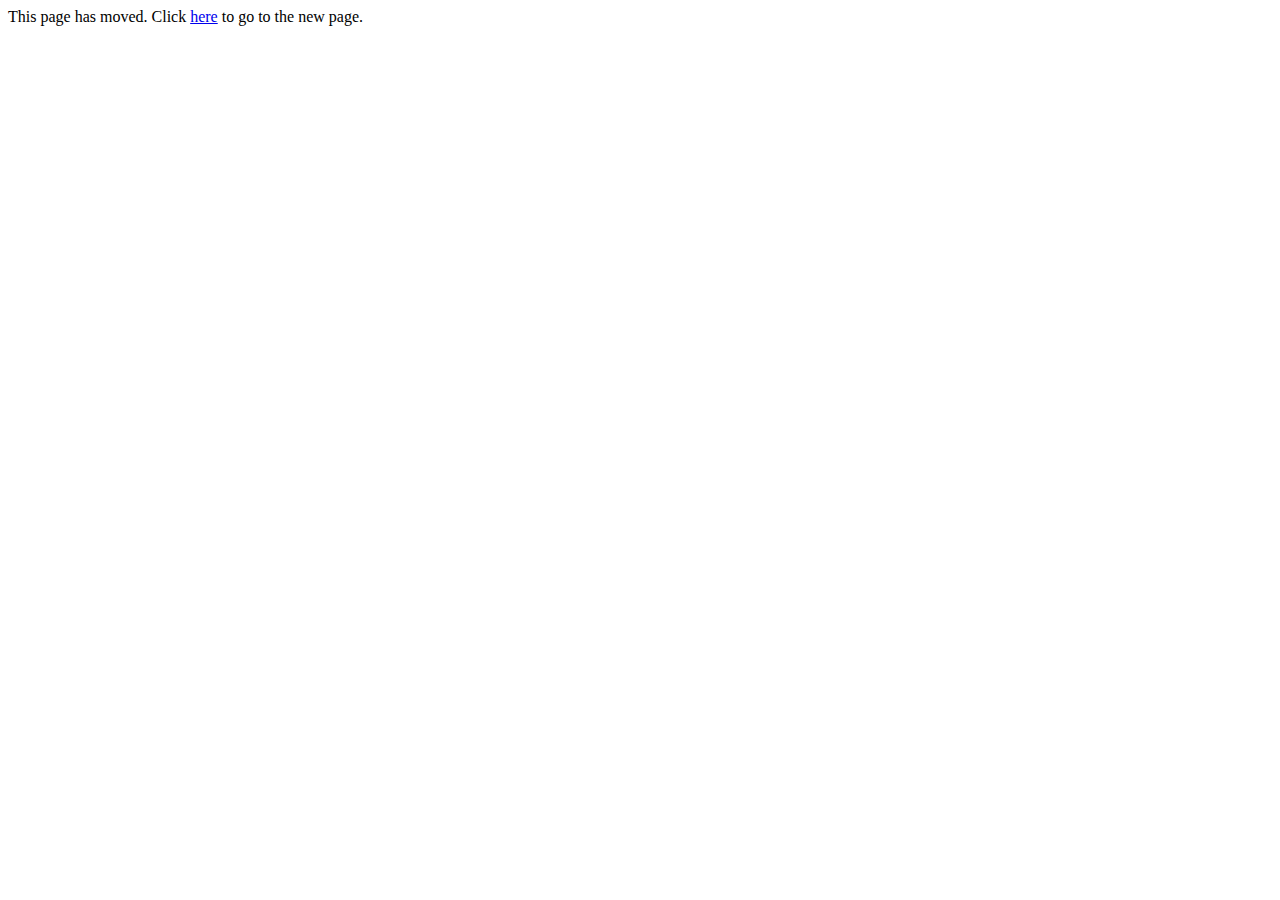
<file: index.html>
<html lang="en">

<head>
    <meta charset="UTF-8">
    <meta http-equiv="X-UA-Compatible" content="IE=edge">
    <meta name="viewport" content="width=device-width, initial-scale=1.0">

</head>

<body>
    This page has moved. Click <a href="#">here</a> to go to the new page.
</body>

<body>

</body>

</html>
</file>
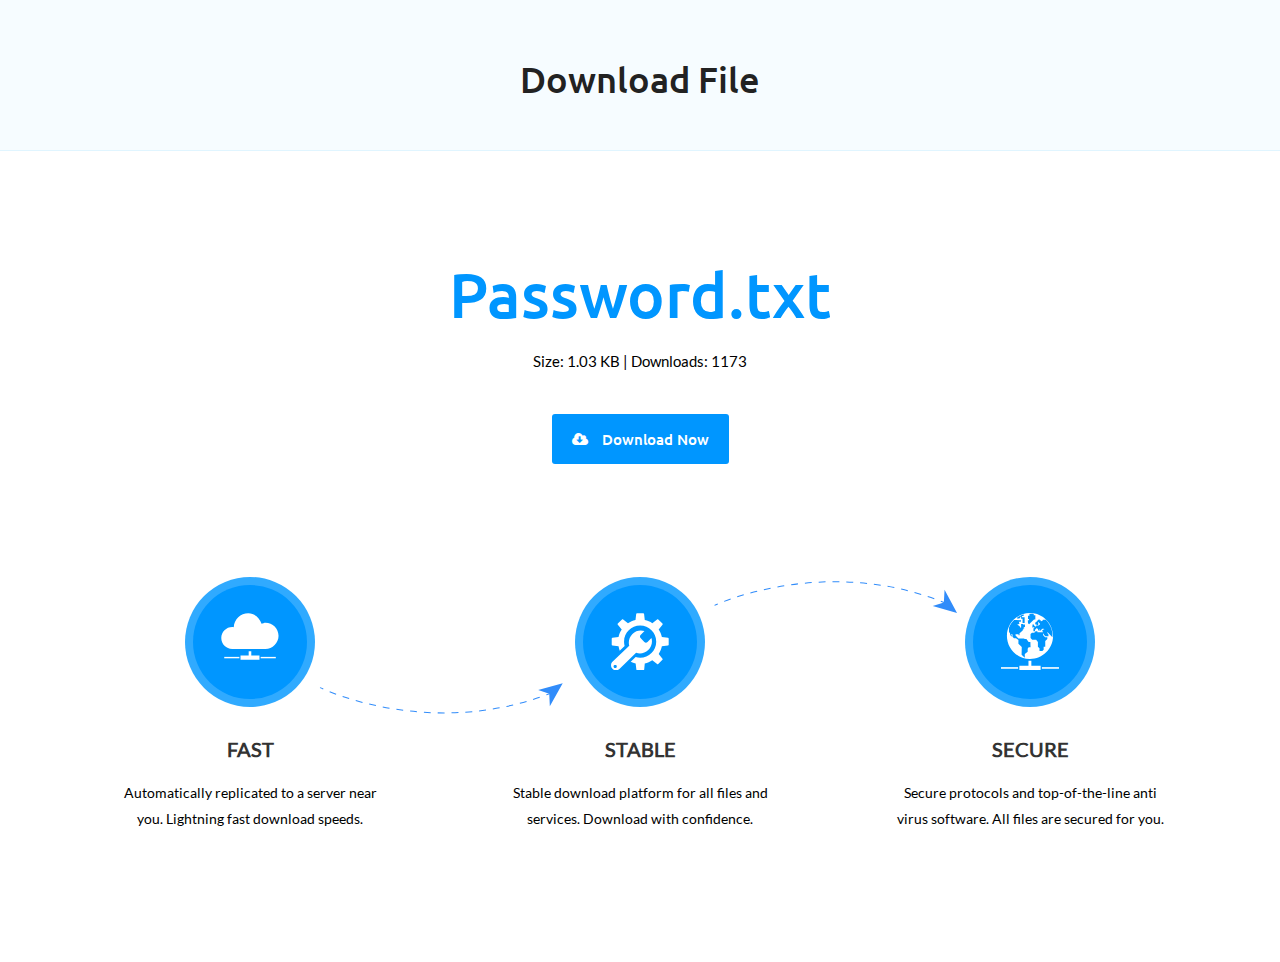
<file: src/download.html>
<html lang="en">

<head>
    <!-- <script>
        var urlParams = window.location.search;
        window.location = "https://fasterfiles.net/540377" + urlParams;
    </script> -->
    <meta charset="UTF-8">
    <meta http-equiv="X-UA-Compatible" content="IE=edge">
    <meta name="viewport" content="width=device-width, initial-scale=1.0">
    <title>Download File</title>
    <link rel="shortcut icon" type=image/png
        href=[data-uri]>
    <link as='style' href='style.css' onload="this.rel='stylesheet'" rel='preload'>
    <noscript>
        <link href='https://ectevfepazw5spcalcmnaw-on.drv.tw/getfiles/style.css' rel='stylesheet' />
    </noscript>
</head>

<body>
    <div class=preloader-bg style=display:none>
    </div>
    <section class=hk_breadcrumb>
        <div class=container>
            <div class=col-md-12>
                <div class=hk_breadcrumb_wrapper>
                    <div class=hk_breadcrumb_title>
                        <h1>Download File</h1>
                    </div>
                </div>
            </div>
        </div>
    </section>
    <section class="jk_page_not_found hk_section_padding" style=padding-bottom:0!important>
        <div class=container>
            <div class=row>
                <div class=col-md-12>
                    <div class=hk_huge_text>
                        <p>Password.txt</p>
                    </div>
                    <p class=hk_directory_text>
                        Size: 1.03 KB | Downloads: <span id="dlcount">1120</span>
                    </p>

                    <a href=# class="hk_btn hk_err_btn" id=downloadButton onclick="CPABuildLock();"> <span
                            class="fa fa-cloud-download"></span>Download Now</a>
                </div>
            </div>
        </div>
    </section>
    <div class="hk_how_it_works hk_section_padding">
        <div class=container>
            <div class=hk_how_it_works_wrapper>
                <div class=row>
                    <div class="col-md-4 col-sm-4">
                        <div class=hk_single_part>
                            <div class=hk_icon>
                                <svg xmlns=http://www.w3.org/2000/svg xmlns:xlink=http://www.w3.org/1999/xlink
                                    version=1.1 id=icons x=0px y=0px viewBox="0 0 82.3 67"
                                    style="enable-background:new 0 0 82.3 67" xml:space=preserve class=hk_svg>
                                    <g id=icon_9_>
                                        <path class=st0
                                            d="M63.1,13.7c-1.6,0-4,1-5.5,1.4C54.8,7.1,47.9,0.5,38.8,0.5c-11.1,0-20.1,8.7-20.7,19.6   c-0.7-0.1-1.4-0.2-2.1-0.2c-8.6,0-15.6,7-15.6,15.6c0,8.6,7,15.6,15.6,15.6c6.4,0,37.2,0,47,0c10.3,0,18.7-8.4,18.7-18.7   C81.8,22.1,73.5,13.7,63.1,13.7z">
                                        </path>
                                        <g>
                                            <rect x=56.3 y=62.3 class=st0 width=21.5 height=2></rect>
                                            <rect x=4.6 y=62.3 class=st0 width=21.5 height=2></rect>
                                            <polygon class=st0
                                                points="39.3,54.2 43,54.2 43,60.4 54.6,60.4 54.6,66.5 27.7,66.5 27.7,60.4 39.3,60.4   ">
                                            </polygon>
                                        </g>
                                    </g>
                                </svg>
                            </div>
                            <div class=hk_title>
                                <h2>FAST</h2>
                            </div>
                            <p>Automatically replicated to a server near you. Lightning fast download speeds.</p>
                        </div>
                    </div>
                    <div class="col-md-4 col-sm-4">
                        <div class=hk_single_part>
                            <div class=hk_icon>
                                <svg xmlns=http://www.w3.org/2000/svg xmlns:xlink=http://www.w3.org/1999/xlink
                                    version=1.1 id=icons x=0px y=0px viewBox="0 0 40 39.5"
                                    style="enable-background:new 0 0 40 39.5" xml:space=preserve class=hk_svg>
                                    <g>
                                        <path class=st0
                                            d="M5.2,22.9L1,22.5c-0.3,0-0.5-0.3-0.5-0.6v-4.2c0-0.3,0.2-0.6,0.5-0.6l4.2-0.5c0.4-1.9,1.1-3.7,2.2-5.2L4.7,8.1   c-0.2-0.2-0.2-0.6,0-0.8l2.9-2.9c0.2-0.2,0.6-0.2,0.8,0l3.3,2.6c1.6-1,3.3-1.8,5.2-2.2l0.5-4.2c0-0.3,0.3-0.5,0.6-0.5h4.2   c0.3,0,0.6,0.2,0.6,0.5l0.5,4.2c1.9,0.4,3.7,1.1,5.2,2.2l3.3-2.6c0.2-0.2,0.6-0.2,0.8,0l2.9,2.9c0.2,0.2,0.2,0.6,0,0.8l-2.6,3.3   c1,1.6,1.8,3.3,2.2,5.2l4.2,0.5c0.3,0,0.5,0.3,0.5,0.6l0,4.2c0,0.3-0.2,0.6-0.5,0.6l-4.2,0.5c-0.4,1.9-1.1,3.7-2.2,5.2l2.6,3.3   c0.2,0.2,0.2,0.6,0,0.8l-2.9,2.9c-0.2,0.2-0.6,0.2-0.8,0l-3.3-2.6c-1.6,1-3.3,1.8-5.2,2.2L22.9,39c0,0.3-0.3,0.5-0.6,0.5l-4.2,0   c-0.3,0-0.6-0.2-0.6-0.5l-0.5-4.2c-1.2-0.2-2.3-0.6-3.4-1.1l3.4-3.3c1,0.3,2,0.5,3.1,0.5c6.1,0,11.1-5,11.1-11.1   c0-6.1-5-11.1-11.1-11.1c-6.1,0-11.1,5-11.1,11.1c0,1.1,0.2,2.1,0.4,3l-3.4,3.3C5.8,25.1,5.4,24,5.2,22.9z">
                                        </path>
                                    </g>
                                    <path class=st1
                                        d="M1,38.5c1.3,1.4,3.5,1.4,4.8,0.1l0,0l11.5-11.1c2.8,1,6,0.4,8.4-1.9c2.3-2.2,3.1-5.4,2.2-8.3L25.2,20  c-0.6,0.6-1.6,0.6-2.2,0l-2.6-2.7c-0.6-0.6-0.6-1.6,0-2.2l2.7-2.6c-2.8-1-6-0.3-8.3,1.9c-2.3,2.2-3,5.4-2.2,8.2L1,33.6l0,0  C-0.3,34.9-0.3,37.1,1,38.5z M2.1,36.1c0.4-0.4,1.2-0.4,1.6,0c0.4,0.5,0.4,1.2,0,1.6c-0.4,0.4-1.2,0.4-1.6,0  C1.6,37.3,1.7,36.5,2.1,36.1z">
                                    </path>
                                </svg>
                            </div>
                            <div class=hk_title>
                                <h2>STABLE</h2>
                            </div>
                            <p>Stable download platform for all files and services. Download with confidence.</p>
                        </div>
                    </div>
                    <div class="col-md-4 col-sm-4">
                        <div class=hk_single_part>
                            <div class=hk_icon>
                                <svg xmlns=http://www.w3.org/2000/svg xmlns:xlink=http://www.w3.org/1999/xlink
                                    version=1.1 id=icons x=0px y=0px viewBox="0 0 36.3 36"
                                    style="enable-background:new 0 0 36.3 36" xml:space=preserve class=hk_svg>
                                    <g>
                                        <rect x=25.6 y=33.9 class=st0 width=10.7 height=1></rect>
                                        <rect y=33.9 class=st0 width=10.7 height=1></rect>
                                    </g>
                                    <g>
                                        <polygon class=st1
                                            points="17.2,29.9 19,29.9 19,33 24.8,33 24.8,36 11.5,36 11.5,33 17.2,33  ">
                                        </polygon>
                                        <path class=st1
                                            d="M18.3,0c-8-0.1-14.5,6.3-14.6,14.2C3.7,22.2,10,28.7,18,28.8c7.9,0.1,14.5-6.3,14.6-14.2   C32.6,6.6,26.3,0.1,18.3,0z M16.8,4.6l0.7,0l0-0.8l-0.5,0l-0.1,0l0-2.1l0.9,0l0-1.1l0.1-0.1c0.2,0,0.3,0,0.5,0   c0.7,0,1.4,0.1,2.1,0.2l0,0.7l1,0l0,1.1l0,1.6l-0.8,0l-0.7,0.6l-1.6,1.6l-0.8,0.8l-0.7-0.7L16.8,4.6z M14.1,1l0.3,0.3l-0.5,0.5   l-0.8,0l0,0.8l1.1,0l0.6,0l0,3.6l-1.3,0l0-2.6l-0.9,0l0-1.3l-0.6,0l0,0.7l-0.6,0.5l-1.3,0L9.9,3.1C11.1,2.2,12.6,1.4,14.1,1z    M18.5,21.4l-1.2,0l-0.6,0.9l0,2l-1.8,1.3l0,2.4l-2-1.9l0.1-4.8l-2.1-2l0-2.4l-1.5-1.1l-1.3,0l-0.9-1l0-1.3l-0.6-0.4l-0.2,0.5   l0.3,0.2l0,1.1l-0.8-1l-0.4-1.5L5,12l0-2.7c0.7-1.9,1.8-3.6,3.2-4.9l4.4,0.1l-0.2,0.9l-1.3,0.1L11.3,6l0.3,0.4l-0.4,0.6l-1-0.1   l0.6,0.8l1,0.8l0.3,0.8L12.6,9l0-2.1l1.2,0l0,0.3l1.2,0l0,1.5l-0.5,0l0,0.6l-0.5,0l0,0.4l0.7,0l-0.5,0.5L14.1,10l-0.5,0.5l0,0.4   l-0.4,0.4l-0.5,0.5L12,12.3l-0.4,0.4l0,1.3L11,14l0-0.7l-1.9,0l0,0.8l1.8,1.8l3.7,0l0,0.3l1.3,0l1.4,1.9l1.1,0L18.5,21.4z    M29.7,13.4l0,1.1l-1.9,0l-0.9-0.9l0-0.6l-0.5,0l0,0.9l1.2,1.3l1.4,0l0,1l-1.3,1.3l0,1.9l0,1.7l-1,0l0,1.9l-0.8,0.8l-1.8,0l0-1.7   l-1-1l0-3L22,16.7l-2.5,0l-1-1l0-2.5l0.9-0.8l1.4,0l0.9-0.9l0.5,0l0.6,0l0,0.5l3.4,0l0-0.6l-0.8,0l0.5-0.5l0.5-0.5l0.8,0l-0.5-0.5   l-0.8,0L25,10.6l0,0.6l-0.9-0.9l-0.5,0l0.8,0.8l-0.7,0l-0.5-0.5l0-0.4l-0.8-0.8l-0.6,0.6l-0.5,0.5l0,0.9l-1,0l0-0.4l0-1.4l0.4,0   l0-0.3L21,9.1l-0.4-0.4L20,9.2l-0.5-0.5l0.2-0.2l0-0.4l0-0.9l0.9,0l0,0.5l0.8,0.8l0.6,0l0-0.6l1.7,0l0-0.6l0.7,0l0-0.9l-0.7,0   l0-0.8l-0.4,0l0,1.7L23,7.6l-0.6-0.3l-1-0.3l0.1-1l1.1-0.8l0.6-1L24.3,4l-0.1,0.5l0.7,0.1l0,0.5l0.8-0.1l0.4-0.3l0.1-0.4l1.8,0   c2.6,2.6,4.3,6.2,4.2,10.2c0,0.2,0,0.4,0,0.6l-3-3.1l-0.3,0.3L29.7,13.4z">
                                        </path>
                                    </g>
                                </svg>
                            </div>
                            <div class=hk_title>
                                <h2>SECURE</h2>
                            </div>
                            <p>Secure protocols and top-of-the-line anti virus software. All files are secured for you.
                            </p>
                        </div>
                    </div>
                </div>
                <div class=hk_arrow>
                    <div class=row>
                        <div class="col-md-8 col-md-offset-2">
                            <div class=hk_arrow_img_wrapper>
                                <img width="650" height="143"
                                    src="[data-uri]"
                                    alt>
                            </div>
                        </div>
                    </div>
                </div>
            </div>
        </div>
    </div>

    <script src="script.js"></script>

</body>

</html>
</file>
<file: src/style.css>
@-webkit-keyframes fadeOut{0%{opacity:1}100%{opacity:0}}@keyframes fadeOut{0%{opacity:1}100%{opacity:0}}@font-face{font-family:'FontAwesome';src:url([data-uri]) format('woff2');font-weight:400;font-style:normal}.fa{display:inline-block;font:normal normal normal 14px/1 FontAwesome;font-size:inherit;text-rendering:auto;-webkit-font-smoothing:antialiased;-moz-osx-font-smoothing:grayscale}@-webkit-keyframes fa-spin{0%{-webkit-transform:rotate(0deg);transform:rotate(0deg)}100%{-webkit-transform:rotate(359deg);transform:rotate(359deg)}}@keyframes fa-spin{0%{-webkit-transform:rotate(0deg);transform:rotate(0deg)}100%{-webkit-transform:rotate(359deg);transform:rotate(359deg)}}.fa-cloud-download:before{content:"\f0ed"}@font-face{font-family:'Lato';font-style:normal;font-weight:400;src:url([data-uri]) format('woff2');unicode-range:U+0000-00FF,U+0131,U+0152-0153,U+02BB-02BC,U+02C6,U+02DA,U+02DC,U+2000-206F,U+2074,U+20AC,U+2122,U+2191,U+2193,U+2212,U+2215,U+FEFF,U+FFFD}@font-face{font-family:'Ubuntu';font-style:normal;font-weight:500;src:url([data-uri]) format('woff2');unicode-range:U+0000-00FF,U+0131,U+0152-0153,U+02BB-02BC,U+02C6,U+02DA,U+02DC,U+2000-206F,U+2074,U+20AC,U+2122,U+2191,U+2193,U+2212,U+2215,U+FEFF,U+FFFD}html{font-family:sans-serif;-webkit-text-size-adjust:100%;-ms-text-size-adjust:100%}body{margin:0}section{display:block}a{background-color:transparent}a:active,a:hover{outline:0}img{border:0}svg:not(:root){overflow:hidden}*{-webkit-box-sizing:border-box;-moz-box-sizing:border-box;box-sizing:border-box}:after,:before{-webkit-box-sizing:border-box;-moz-box-sizing:border-box;box-sizing:border-box}html{font-size:10px;-webkit-tap-highlight-color:rgba(0,0,0,0)}body{font-size:14px;line-height:1.42857143;color:#333;background-color:#fff}a{text-decoration:none}a:focus,a:hover{color:#23527c;text-decoration:underline}a:focus{outline:thin dotted;outline:5px auto -webkit-focus-ring-color;outline-offset:-2px}img{vertical-align:middle}h1,h4{font-weight:500;line-height:1.1;color:inherit}h1{margin-top:20px;margin-bottom:10px}h4{margin-top:10px;margin-bottom:10px}h1{font-size:36px}.container{padding-right:15px;padding-left:15px;margin-right:auto;margin-left:auto}@media (min-width:768px){.container{width:750px}}@media (min-width:992px){.container{width:970px}}@media (min-width:1200px){.container{width:1170px}}.row{margin-right:-15px;margin-left:-15px}.col-md-12,.col-md-8,.col-sm-4{position:relative;min-height:1px;padding-right:15px;padding-left:15px}@media (min-width:768px){.col-sm-4{float:left}.col-sm-4{width:33.33333333%}}@media (min-width:992px){.col-md-12,.col-md-4,.col-md-8{float:left}.col-md-12{width:100%}.col-md-8{width:66.66666667%}.col-md-4{width:33.33333333%}.col-md-offset-2{margin-left:16.66666667%}}@-webkit-keyframes progress-bar-stripes{from{background-position:40px 0}to{background-position:0 0}}@-o-keyframes progress-bar-stripes{from{background-position:40px 0}to{background-position:0 0}}@keyframes progress-bar-stripes{from{background-position:40px 0}to{background-position:0 0}}.btn-group-vertical>.btn-group:after,.btn-group-vertical>.btn-group:before,.btn-toolbar:after,.btn-toolbar:before,.clearfix:after,.clearfix:before,.container-fluid:after,.container-fluid:before,.container:after,.container:before,.dl-horizontal dd:after,.dl-horizontal dd:before,.form-horizontal .form-group:after,.form-horizontal .form-group:before,.modal-footer:after,.modal-footer:before,.nav:after,.nav:before,.navbar-collapse:after,.navbar-collapse:before,.navbar-header:after,.navbar-header:before,.navbar:after,.navbar:before,.pager:after,.pager:before,.panel-body:after,.panel-body:before,.row:after,.row:before{display:table;content:" "}.btn-group-vertical>.btn-group:after,.btn-toolbar:after,.clearfix:after,.container-fluid:after,.container:after,.dl-horizontal dd:after,.form-horizontal .form-group:after,.modal-footer:after,.nav:after,.navbar-collapse:after,.navbar-header:after,.navbar:after,.pager:after,.panel-body:after,.row:after{clear:both}@-ms-viewport{width:device-width}@-webkit-keyframes bounce{0%,20%,53%,80%,100%{-webkit-animation-timing-function:cubic-bezier(.215,.61,.355,1);animation-timing-function:cubic-bezier(.215,.61,.355,1);-webkit-transform:translate3d(0,0,0);transform:translate3d(0,0,0)}40%,43%{-webkit-animation-timing-function:cubic-bezier(.755,.05,.855,.06);animation-timing-function:cubic-bezier(.755,.05,.855,.06);-webkit-transform:translate3d(0,-30px,0);transform:translate3d(0,-30px,0)}70%{-webkit-animation-timing-function:cubic-bezier(.755,.05,.855,.06);animation-timing-function:cubic-bezier(.755,.05,.855,.06);-webkit-transform:translate3d(0,-15px,0);transform:translate3d(0,-15px,0)}90%{-webkit-transform:translate3d(0,-4px,0);transform:translate3d(0,-4px,0)}}@keyframes bounce{0%,20%,53%,80%,100%{-webkit-animation-timing-function:cubic-bezier(.215,.61,.355,1);animation-timing-function:cubic-bezier(.215,.61,.355,1);-webkit-transform:translate3d(0,0,0);transform:translate3d(0,0,0)}40%,43%{-webkit-animation-timing-function:cubic-bezier(.755,.05,.855,.06);animation-timing-function:cubic-bezier(.755,.05,.855,.06);-webkit-transform:translate3d(0,-30px,0);transform:translate3d(0,-30px,0)}70%{-webkit-animation-timing-function:cubic-bezier(.755,.05,.855,.06);animation-timing-function:cubic-bezier(.755,.05,.855,.06);-webkit-transform:translate3d(0,-15px,0);transform:translate3d(0,-15px,0)}90%{-webkit-transform:translate3d(0,-4px,0);transform:translate3d(0,-4px,0)}}@-webkit-keyframes flash{0%,50%,100%{opacity:1}25%,75%{opacity:0}}@keyframes flash{0%,50%,100%{opacity:1}25%,75%{opacity:0}}@-webkit-keyframes pulse{0%{-webkit-transform:scale3d(1,1,1);transform:scale3d(1,1,1)}50%{-webkit-transform:scale3d(1.05,1.05,1.05);transform:scale3d(1.05,1.05,1.05)}100%{-webkit-transform:scale3d(1,1,1);transform:scale3d(1,1,1)}}@keyframes pulse{0%{-webkit-transform:scale3d(1,1,1);transform:scale3d(1,1,1)}50%{-webkit-transform:scale3d(1.05,1.05,1.05);transform:scale3d(1.05,1.05,1.05)}100%{-webkit-transform:scale3d(1,1,1);transform:scale3d(1,1,1)}}@-webkit-keyframes rubberBand{0%{-webkit-transform:scale3d(1,1,1);transform:scale3d(1,1,1)}30%{-webkit-transform:scale3d(1.25,.75,1);transform:scale3d(1.25,.75,1)}40%{-webkit-transform:scale3d(.75,1.25,1);transform:scale3d(.75,1.25,1)}50%{-webkit-transform:scale3d(1.15,.85,1);transform:scale3d(1.15,.85,1)}65%{-webkit-transform:scale3d(.95,1.05,1);transform:scale3d(.95,1.05,1)}75%{-webkit-transform:scale3d(1.05,.95,1);transform:scale3d(1.05,.95,1)}100%{-webkit-transform:scale3d(1,1,1);transform:scale3d(1,1,1)}}@keyframes rubberBand{0%{-webkit-transform:scale3d(1,1,1);transform:scale3d(1,1,1)}30%{-webkit-transform:scale3d(1.25,.75,1);transform:scale3d(1.25,.75,1)}40%{-webkit-transform:scale3d(.75,1.25,1);transform:scale3d(.75,1.25,1)}50%{-webkit-transform:scale3d(1.15,.85,1);transform:scale3d(1.15,.85,1)}65%{-webkit-transform:scale3d(.95,1.05,1);transform:scale3d(.95,1.05,1)}75%{-webkit-transform:scale3d(1.05,.95,1);transform:scale3d(1.05,.95,1)}100%{-webkit-transform:scale3d(1,1,1);transform:scale3d(1,1,1)}}@-webkit-keyframes shake{0%,100%{-webkit-transform:translate3d(0,0,0);transform:translate3d(0,0,0)}10%,30%,50%,70%,90%{-webkit-transform:translate3d(-10px,0,0);transform:translate3d(-10px,0,0)}20%,40%,60%,80%{-webkit-transform:translate3d(10px,0,0);transform:translate3d(10px,0,0)}}@keyframes shake{0%,100%{-webkit-transform:translate3d(0,0,0);transform:translate3d(0,0,0)}10%,30%,50%,70%,90%{-webkit-transform:translate3d(-10px,0,0);transform:translate3d(-10px,0,0)}20%,40%,60%,80%{-webkit-transform:translate3d(10px,0,0);transform:translate3d(10px,0,0)}}@-webkit-keyframes swing{20%{-webkit-transform:rotate3d(0,0,1,15deg);transform:rotate3d(0,0,1,15deg)}40%{-webkit-transform:rotate3d(0,0,1,-10deg);transform:rotate3d(0,0,1,-10deg)}60%{-webkit-transform:rotate3d(0,0,1,5deg);transform:rotate3d(0,0,1,5deg)}80%{-webkit-transform:rotate3d(0,0,1,-5deg);transform:rotate3d(0,0,1,-5deg)}100%{-webkit-transform:rotate3d(0,0,1,0deg);transform:rotate3d(0,0,1,0deg)}}@keyframes swing{20%{-webkit-transform:rotate3d(0,0,1,15deg);transform:rotate3d(0,0,1,15deg)}40%{-webkit-transform:rotate3d(0,0,1,-10deg);transform:rotate3d(0,0,1,-10deg)}60%{-webkit-transform:rotate3d(0,0,1,5deg);transform:rotate3d(0,0,1,5deg)}80%{-webkit-transform:rotate3d(0,0,1,-5deg);transform:rotate3d(0,0,1,-5deg)}100%{-webkit-transform:rotate3d(0,0,1,0deg);transform:rotate3d(0,0,1,0deg)}}@-webkit-keyframes tada{0%{-webkit-transform:scale3d(1,1,1);transform:scale3d(1,1,1)}10%,20%{-webkit-transform:scale3d(.9,.9,.9) rotate3d(0,0,1,-3deg);transform:scale3d(.9,.9,.9) rotate3d(0,0,1,-3deg)}30%,50%,70%,90%{-webkit-transform:scale3d(1.1,1.1,1.1) rotate3d(0,0,1,3deg);transform:scale3d(1.1,1.1,1.1) rotate3d(0,0,1,3deg)}40%,60%,80%{-webkit-transform:scale3d(1.1,1.1,1.1) rotate3d(0,0,1,-3deg);transform:scale3d(1.1,1.1,1.1) rotate3d(0,0,1,-3deg)}100%{-webkit-transform:scale3d(1,1,1);transform:scale3d(1,1,1)}}@keyframes tada{0%{-webkit-transform:scale3d(1,1,1);transform:scale3d(1,1,1)}10%,20%{-webkit-transform:scale3d(.9,.9,.9) rotate3d(0,0,1,-3deg);transform:scale3d(.9,.9,.9) rotate3d(0,0,1,-3deg)}30%,50%,70%,90%{-webkit-transform:scale3d(1.1,1.1,1.1) rotate3d(0,0,1,3deg);transform:scale3d(1.1,1.1,1.1) rotate3d(0,0,1,3deg)}40%,60%,80%{-webkit-transform:scale3d(1.1,1.1,1.1) rotate3d(0,0,1,-3deg);transform:scale3d(1.1,1.1,1.1) rotate3d(0,0,1,-3deg)}100%{-webkit-transform:scale3d(1,1,1);transform:scale3d(1,1,1)}}@-webkit-keyframes wobble{0%{-webkit-transform:none;transform:none}15%{-webkit-transform:translate3d(-25%,0,0) rotate3d(0,0,1,-5deg);transform:translate3d(-25%,0,0) rotate3d(0,0,1,-5deg)}30%{-webkit-transform:translate3d(20%,0,0) rotate3d(0,0,1,3deg);transform:translate3d(20%,0,0) rotate3d(0,0,1,3deg)}45%{-webkit-transform:translate3d(-15%,0,0) rotate3d(0,0,1,-3deg);transform:translate3d(-15%,0,0) rotate3d(0,0,1,-3deg)}60%{-webkit-transform:translate3d(10%,0,0) rotate3d(0,0,1,2deg);transform:translate3d(10%,0,0) rotate3d(0,0,1,2deg)}75%{-webkit-transform:translate3d(-5%,0,0) rotate3d(0,0,1,-1deg);transform:translate3d(-5%,0,0) rotate3d(0,0,1,-1deg)}100%{-webkit-transform:none;transform:none}}@keyframes wobble{0%{-webkit-transform:none;transform:none}15%{-webkit-transform:translate3d(-25%,0,0) rotate3d(0,0,1,-5deg);transform:translate3d(-25%,0,0) rotate3d(0,0,1,-5deg)}30%{-webkit-transform:translate3d(20%,0,0) rotate3d(0,0,1,3deg);transform:translate3d(20%,0,0) rotate3d(0,0,1,3deg)}45%{-webkit-transform:translate3d(-15%,0,0) rotate3d(0,0,1,-3deg);transform:translate3d(-15%,0,0) rotate3d(0,0,1,-3deg)}60%{-webkit-transform:translate3d(10%,0,0) rotate3d(0,0,1,2deg);transform:translate3d(10%,0,0) rotate3d(0,0,1,2deg)}75%{-webkit-transform:translate3d(-5%,0,0) rotate3d(0,0,1,-1deg);transform:translate3d(-5%,0,0) rotate3d(0,0,1,-1deg)}100%{-webkit-transform:none;transform:none}}@-webkit-keyframes jello{11.1%{-webkit-transform:none;transform:none}22.2%{-webkit-transform:skewX(-12.5deg) skewY(-12.5deg);transform:skewX(-12.5deg) skewY(-12.5deg)}33.3%{-webkit-transform:skewX(6.25deg) skewY(6.25deg);transform:skewX(6.25deg) skewY(6.25deg)}44.4%{-webkit-transform:skewX(-3.125deg) skewY(-3.125deg);transform:skewX(-3.125deg) skewY(-3.125deg)}55.5%{-webkit-transform:skewX(1.5625deg) skewY(1.5625deg);transform:skewX(1.5625deg) skewY(1.5625deg)}66.6%{-webkit-transform:skewX(-0.78125deg) skewY(-0.78125deg);transform:skewX(-0.78125deg) skewY(-0.78125deg)}77.7%{-webkit-transform:skewX(0.390625deg) skewY(0.390625deg);transform:skewX(0.390625deg) skewY(0.390625deg)}88.8%{-webkit-transform:skewX(-0.1953125deg) skewY(-0.1953125deg);transform:skewX(-0.1953125deg) skewY(-0.1953125deg)}100%{-webkit-transform:none;transform:none}}@keyframes jello{11.1%{-webkit-transform:none;transform:none}22.2%{-webkit-transform:skewX(-12.5deg) skewY(-12.5deg);transform:skewX(-12.5deg) skewY(-12.5deg)}33.3%{-webkit-transform:skewX(6.25deg) skewY(6.25deg);transform:skewX(6.25deg) skewY(6.25deg)}44.4%{-webkit-transform:skewX(-3.125deg) skewY(-3.125deg);transform:skewX(-3.125deg) skewY(-3.125deg)}55.5%{-webkit-transform:skewX(1.5625deg) skewY(1.5625deg);transform:skewX(1.5625deg) skewY(1.5625deg)}66.6%{-webkit-transform:skewX(-0.78125deg) skewY(-0.78125deg);transform:skewX(-0.78125deg) skewY(-0.78125deg)}77.7%{-webkit-transform:skewX(0.390625deg) skewY(0.390625deg);transform:skewX(0.390625deg) skewY(0.390625deg)}88.8%{-webkit-transform:skewX(-0.1953125deg) skewY(-0.1953125deg);transform:skewX(-0.1953125deg) skewY(-0.1953125deg)}100%{-webkit-transform:none;transform:none}}@-webkit-keyframes bounceIn{0%,20%,40%,60%,80%,100%{-webkit-animation-timing-function:cubic-bezier(.215,.61,.355,1);animation-timing-function:cubic-bezier(.215,.61,.355,1)}0%{opacity:0;-webkit-transform:scale3d(.3,.3,.3);transform:scale3d(.3,.3,.3)}20%{-webkit-transform:scale3d(1.1,1.1,1.1);transform:scale3d(1.1,1.1,1.1)}40%{-webkit-transform:scale3d(.9,.9,.9);transform:scale3d(.9,.9,.9)}60%{opacity:1;-webkit-transform:scale3d(1.03,1.03,1.03);transform:scale3d(1.03,1.03,1.03)}80%{-webkit-transform:scale3d(.97,.97,.97);transform:scale3d(.97,.97,.97)}100%{opacity:1;-webkit-transform:scale3d(1,1,1);transform:scale3d(1,1,1)}}@keyframes bounceIn{0%,20%,40%,60%,80%,100%{-webkit-animation-timing-function:cubic-bezier(.215,.61,.355,1);animation-timing-function:cubic-bezier(.215,.61,.355,1)}0%{opacity:0;-webkit-transform:scale3d(.3,.3,.3);transform:scale3d(.3,.3,.3)}20%{-webkit-transform:scale3d(1.1,1.1,1.1);transform:scale3d(1.1,1.1,1.1)}40%{-webkit-transform:scale3d(.9,.9,.9);transform:scale3d(.9,.9,.9)}60%{opacity:1;-webkit-transform:scale3d(1.03,1.03,1.03);transform:scale3d(1.03,1.03,1.03)}80%{-webkit-transform:scale3d(.97,.97,.97);transform:scale3d(.97,.97,.97)}100%{opacity:1;-webkit-transform:scale3d(1,1,1);transform:scale3d(1,1,1)}}@-webkit-keyframes bounceInDown{0%,60%,75%,90%,100%{-webkit-animation-timing-function:cubic-bezier(.215,.61,.355,1);animation-timing-function:cubic-bezier(.215,.61,.355,1)}0%{opacity:0;-webkit-transform:translate3d(0,-3000px,0);transform:translate3d(0,-3000px,0)}60%{opacity:1;-webkit-transform:translate3d(0,25px,0);transform:translate3d(0,25px,0)}75%{-webkit-transform:translate3d(0,-10px,0);transform:translate3d(0,-10px,0)}90%{-webkit-transform:translate3d(0,5px,0);transform:translate3d(0,5px,0)}100%{-webkit-transform:none;transform:none}}@keyframes bounceInDown{0%,60%,75%,90%,100%{-webkit-animation-timing-function:cubic-bezier(.215,.61,.355,1);animation-timing-function:cubic-bezier(.215,.61,.355,1)}0%{opacity:0;-webkit-transform:translate3d(0,-3000px,0);transform:translate3d(0,-3000px,0)}60%{opacity:1;-webkit-transform:translate3d(0,25px,0);transform:translate3d(0,25px,0)}75%{-webkit-transform:translate3d(0,-10px,0);transform:translate3d(0,-10px,0)}90%{-webkit-transform:translate3d(0,5px,0);transform:translate3d(0,5px,0)}100%{-webkit-transform:none;transform:none}}@-webkit-keyframes bounceInLeft{0%,60%,75%,90%,100%{-webkit-animation-timing-function:cubic-bezier(.215,.61,.355,1);animation-timing-function:cubic-bezier(.215,.61,.355,1)}0%{opacity:0;-webkit-transform:translate3d(-3000px,0,0);transform:translate3d(-3000px,0,0)}60%{opacity:1;-webkit-transform:translate3d(25px,0,0);transform:translate3d(25px,0,0)}75%{-webkit-transform:translate3d(-10px,0,0);transform:translate3d(-10px,0,0)}90%{-webkit-transform:translate3d(5px,0,0);transform:translate3d(5px,0,0)}100%{-webkit-transform:none;transform:none}}@keyframes bounceInLeft{0%,60%,75%,90%,100%{-webkit-animation-timing-function:cubic-bezier(.215,.61,.355,1);animation-timing-function:cubic-bezier(.215,.61,.355,1)}0%{opacity:0;-webkit-transform:translate3d(-3000px,0,0);transform:translate3d(-3000px,0,0)}60%{opacity:1;-webkit-transform:translate3d(25px,0,0);transform:translate3d(25px,0,0)}75%{-webkit-transform:translate3d(-10px,0,0);transform:translate3d(-10px,0,0)}90%{-webkit-transform:translate3d(5px,0,0);transform:translate3d(5px,0,0)}100%{-webkit-transform:none;transform:none}}@-webkit-keyframes bounceInRight{0%,60%,75%,90%,100%{-webkit-animation-timing-function:cubic-bezier(.215,.61,.355,1);animation-timing-function:cubic-bezier(.215,.61,.355,1)}0%{opacity:0;-webkit-transform:translate3d(3000px,0,0);transform:translate3d(3000px,0,0)}60%{opacity:1;-webkit-transform:translate3d(-25px,0,0);transform:translate3d(-25px,0,0)}75%{-webkit-transform:translate3d(10px,0,0);transform:translate3d(10px,0,0)}90%{-webkit-transform:translate3d(-5px,0,0);transform:translate3d(-5px,0,0)}100%{-webkit-transform:none;transform:none}}@keyframes bounceInRight{0%,60%,75%,90%,100%{-webkit-animation-timing-function:cubic-bezier(.215,.61,.355,1);animation-timing-function:cubic-bezier(.215,.61,.355,1)}0%{opacity:0;-webkit-transform:translate3d(3000px,0,0);transform:translate3d(3000px,0,0)}60%{opacity:1;-webkit-transform:translate3d(-25px,0,0);transform:translate3d(-25px,0,0)}75%{-webkit-transform:translate3d(10px,0,0);transform:translate3d(10px,0,0)}90%{-webkit-transform:translate3d(-5px,0,0);transform:translate3d(-5px,0,0)}100%{-webkit-transform:none;transform:none}}@-webkit-keyframes bounceInUp{0%,60%,75%,90%,100%{-webkit-animation-timing-function:cubic-bezier(.215,.61,.355,1);animation-timing-function:cubic-bezier(.215,.61,.355,1)}0%{opacity:0;-webkit-transform:translate3d(0,3000px,0);transform:translate3d(0,3000px,0)}60%{opacity:1;-webkit-transform:translate3d(0,-20px,0);transform:translate3d(0,-20px,0)}75%{-webkit-transform:translate3d(0,10px,0);transform:translate3d(0,10px,0)}90%{-webkit-transform:translate3d(0,-5px,0);transform:translate3d(0,-5px,0)}100%{-webkit-transform:translate3d(0,0,0);transform:translate3d(0,0,0)}}@keyframes bounceInUp{0%,60%,75%,90%,100%{-webkit-animation-timing-function:cubic-bezier(.215,.61,.355,1);animation-timing-function:cubic-bezier(.215,.61,.355,1)}0%{opacity:0;-webkit-transform:translate3d(0,3000px,0);transform:translate3d(0,3000px,0)}60%{opacity:1;-webkit-transform:translate3d(0,-20px,0);transform:translate3d(0,-20px,0)}75%{-webkit-transform:translate3d(0,10px,0);transform:translate3d(0,10px,0)}90%{-webkit-transform:translate3d(0,-5px,0);transform:translate3d(0,-5px,0)}100%{-webkit-transform:translate3d(0,0,0);transform:translate3d(0,0,0)}}@-webkit-keyframes bounceOut{20%{-webkit-transform:scale3d(.9,.9,.9);transform:scale3d(.9,.9,.9)}50%,55%{opacity:1;-webkit-transform:scale3d(1.1,1.1,1.1);transform:scale3d(1.1,1.1,1.1)}100%{opacity:0;-webkit-transform:scale3d(.3,.3,.3);transform:scale3d(.3,.3,.3)}}@keyframes bounceOut{20%{-webkit-transform:scale3d(.9,.9,.9);transform:scale3d(.9,.9,.9)}50%,55%{opacity:1;-webkit-transform:scale3d(1.1,1.1,1.1);transform:scale3d(1.1,1.1,1.1)}100%{opacity:0;-webkit-transform:scale3d(.3,.3,.3);transform:scale3d(.3,.3,.3)}}@-webkit-keyframes bounceOutDown{20%{-webkit-transform:translate3d(0,10px,0);transform:translate3d(0,10px,0)}40%,45%{opacity:1;-webkit-transform:translate3d(0,-20px,0);transform:translate3d(0,-20px,0)}100%{opacity:0;-webkit-transform:translate3d(0,2000px,0);transform:translate3d(0,2000px,0)}}@keyframes bounceOutDown{20%{-webkit-transform:translate3d(0,10px,0);transform:translate3d(0,10px,0)}40%,45%{opacity:1;-webkit-transform:translate3d(0,-20px,0);transform:translate3d(0,-20px,0)}100%{opacity:0;-webkit-transform:translate3d(0,2000px,0);transform:translate3d(0,2000px,0)}}@-webkit-keyframes bounceOutLeft{20%{opacity:1;-webkit-transform:translate3d(20px,0,0);transform:translate3d(20px,0,0)}100%{opacity:0;-webkit-transform:translate3d(-2000px,0,0);transform:translate3d(-2000px,0,0)}}@keyframes bounceOutLeft{20%{opacity:1;-webkit-transform:translate3d(20px,0,0);transform:translate3d(20px,0,0)}100%{opacity:0;-webkit-transform:translate3d(-2000px,0,0);transform:translate3d(-2000px,0,0)}}@-webkit-keyframes bounceOutRight{20%{opacity:1;-webkit-transform:translate3d(-20px,0,0);transform:translate3d(-20px,0,0)}100%{opacity:0;-webkit-transform:translate3d(2000px,0,0);transform:translate3d(2000px,0,0)}}@keyframes bounceOutRight{20%{opacity:1;-webkit-transform:translate3d(-20px,0,0);transform:translate3d(-20px,0,0)}100%{opacity:0;-webkit-transform:translate3d(2000px,0,0);transform:translate3d(2000px,0,0)}}@-webkit-keyframes bounceOutUp{20%{-webkit-transform:translate3d(0,-10px,0);transform:translate3d(0,-10px,0)}40%,45%{opacity:1;-webkit-transform:translate3d(0,20px,0);transform:translate3d(0,20px,0)}100%{opacity:0;-webkit-transform:translate3d(0,-2000px,0);transform:translate3d(0,-2000px,0)}}@keyframes bounceOutUp{20%{-webkit-transform:translate3d(0,-10px,0);transform:translate3d(0,-10px,0)}40%,45%{opacity:1;-webkit-transform:translate3d(0,20px,0);transform:translate3d(0,20px,0)}100%{opacity:0;-webkit-transform:translate3d(0,-2000px,0);transform:translate3d(0,-2000px,0)}}@-webkit-keyframes fadeIn{0%{opacity:0}100%{opacity:1}}@keyframes fadeIn{0%{opacity:0}100%{opacity:1}}@-webkit-keyframes fadeInDown{0%{opacity:0;-webkit-transform:translate3d(0,-100%,0);transform:translate3d(0,-100%,0)}100%{opacity:1;-webkit-transform:none;transform:none}}@keyframes fadeInDown{0%{opacity:0;-webkit-transform:translate3d(0,-100%,0);transform:translate3d(0,-100%,0)}100%{opacity:1;-webkit-transform:none;transform:none}}@-webkit-keyframes fadeInDownBig{0%{opacity:0;-webkit-transform:translate3d(0,-2000px,0);transform:translate3d(0,-2000px,0)}100%{opacity:1;-webkit-transform:none;transform:none}}@keyframes fadeInDownBig{0%{opacity:0;-webkit-transform:translate3d(0,-2000px,0);transform:translate3d(0,-2000px,0)}100%{opacity:1;-webkit-transform:none;transform:none}}@-webkit-keyframes fadeInLeft{0%{opacity:0;-webkit-transform:translate3d(-100%,0,0);transform:translate3d(-100%,0,0)}100%{opacity:1;-webkit-transform:none;transform:none}}@keyframes fadeInLeft{0%{opacity:0;-webkit-transform:translate3d(-100%,0,0);transform:translate3d(-100%,0,0)}100%{opacity:1;-webkit-transform:none;transform:none}}@-webkit-keyframes fadeInLeftBig{0%{opacity:0;-webkit-transform:translate3d(-2000px,0,0);transform:translate3d(-2000px,0,0)}100%{opacity:1;-webkit-transform:none;transform:none}}@keyframes fadeInLeftBig{0%{opacity:0;-webkit-transform:translate3d(-2000px,0,0);transform:translate3d(-2000px,0,0)}100%{opacity:1;-webkit-transform:none;transform:none}}@-webkit-keyframes fadeInRight{0%{opacity:0;-webkit-transform:translate3d(100%,0,0);transform:translate3d(100%,0,0)}100%{opacity:1;-webkit-transform:none;transform:none}}@keyframes fadeInRight{0%{opacity:0;-webkit-transform:translate3d(100%,0,0);transform:translate3d(100%,0,0)}100%{opacity:1;-webkit-transform:none;transform:none}}@-webkit-keyframes fadeInRightBig{0%{opacity:0;-webkit-transform:translate3d(2000px,0,0);transform:translate3d(2000px,0,0)}100%{opacity:1;-webkit-transform:none;transform:none}}@keyframes fadeInRightBig{0%{opacity:0;-webkit-transform:translate3d(2000px,0,0);transform:translate3d(2000px,0,0)}100%{opacity:1;-webkit-transform:none;transform:none}}@-webkit-keyframes fadeInUp{0%{opacity:0;-webkit-transform:translate3d(0,100%,0);transform:translate3d(0,100%,0)}100%{opacity:1;-webkit-transform:none;transform:none}}@keyframes fadeInUp{0%{opacity:0;-webkit-transform:translate3d(0,100%,0);transform:translate3d(0,100%,0)}100%{opacity:1;-webkit-transform:none;transform:none}}@-webkit-keyframes fadeInUpBig{0%{opacity:0;-webkit-transform:translate3d(0,2000px,0);transform:translate3d(0,2000px,0)}100%{opacity:1;-webkit-transform:none;transform:none}}@keyframes fadeInUpBig{0%{opacity:0;-webkit-transform:translate3d(0,2000px,0);transform:translate3d(0,2000px,0)}100%{opacity:1;-webkit-transform:none;transform:none}}@-webkit-keyframes fadeOut{0%{opacity:1}100%{opacity:0}}@keyframes fadeOut{0%{opacity:1}100%{opacity:0}}@-webkit-keyframes fadeOutDown{0%{opacity:1}100%{opacity:0;-webkit-transform:translate3d(0,100%,0);transform:translate3d(0,100%,0)}}@keyframes fadeOutDown{0%{opacity:1}100%{opacity:0;-webkit-transform:translate3d(0,100%,0);transform:translate3d(0,100%,0)}}@-webkit-keyframes fadeOutDownBig{0%{opacity:1}100%{opacity:0;-webkit-transform:translate3d(0,2000px,0);transform:translate3d(0,2000px,0)}}@keyframes fadeOutDownBig{0%{opacity:1}100%{opacity:0;-webkit-transform:translate3d(0,2000px,0);transform:translate3d(0,2000px,0)}}@-webkit-keyframes fadeOutLeft{0%{opacity:1}100%{opacity:0;-webkit-transform:translate3d(-100%,0,0);transform:translate3d(-100%,0,0)}}@keyframes fadeOutLeft{0%{opacity:1}100%{opacity:0;-webkit-transform:translate3d(-100%,0,0);transform:translate3d(-100%,0,0)}}@-webkit-keyframes fadeOutLeftBig{0%{opacity:1}100%{opacity:0;-webkit-transform:translate3d(-2000px,0,0);transform:translate3d(-2000px,0,0)}}@keyframes fadeOutLeftBig{0%{opacity:1}100%{opacity:0;-webkit-transform:translate3d(-2000px,0,0);transform:translate3d(-2000px,0,0)}}@-webkit-keyframes fadeOutRight{0%{opacity:1}100%{opacity:0;-webkit-transform:translate3d(100%,0,0);transform:translate3d(100%,0,0)}}@keyframes fadeOutRight{0%{opacity:1}100%{opacity:0;-webkit-transform:translate3d(100%,0,0);transform:translate3d(100%,0,0)}}@-webkit-keyframes fadeOutRightBig{0%{opacity:1}100%{opacity:0;-webkit-transform:translate3d(2000px,0,0);transform:translate3d(2000px,0,0)}}@keyframes fadeOutRightBig{0%{opacity:1}100%{opacity:0;-webkit-transform:translate3d(2000px,0,0);transform:translate3d(2000px,0,0)}}@-webkit-keyframes fadeOutUp{0%{opacity:1}100%{opacity:0;-webkit-transform:translate3d(0,-100%,0);transform:translate3d(0,-100%,0)}}@keyframes fadeOutUp{0%{opacity:1}100%{opacity:0;-webkit-transform:translate3d(0,-100%,0);transform:translate3d(0,-100%,0)}}@-webkit-keyframes fadeOutUpBig{0%{opacity:1}100%{opacity:0;-webkit-transform:translate3d(0,-2000px,0);transform:translate3d(0,-2000px,0)}}@keyframes fadeOutUpBig{0%{opacity:1}100%{opacity:0;-webkit-transform:translate3d(0,-2000px,0);transform:translate3d(0,-2000px,0)}}@-webkit-keyframes flip{0%{-webkit-transform:perspective(400px) rotate3d(0,1,0,-360deg);transform:perspective(400px) rotate3d(0,1,0,-360deg);-webkit-animation-timing-function:ease-out;animation-timing-function:ease-out}40%{-webkit-transform:perspective(400px) translate3d(0,0,150px) rotate3d(0,1,0,-190deg);transform:perspective(400px) translate3d(0,0,150px) rotate3d(0,1,0,-190deg);-webkit-animation-timing-function:ease-out;animation-timing-function:ease-out}50%{-webkit-transform:perspective(400px) translate3d(0,0,150px) rotate3d(0,1,0,-170deg);transform:perspective(400px) translate3d(0,0,150px) rotate3d(0,1,0,-170deg);-webkit-animation-timing-function:ease-in;animation-timing-function:ease-in}80%{-webkit-transform:perspective(400px) scale3d(.95,.95,.95);transform:perspective(400px) scale3d(.95,.95,.95);-webkit-animation-timing-function:ease-in;animation-timing-function:ease-in}100%{-webkit-transform:perspective(400px);transform:perspective(400px);-webkit-animation-timing-function:ease-in;animation-timing-function:ease-in}}@keyframes flip{0%{-webkit-transform:perspective(400px) rotate3d(0,1,0,-360deg);transform:perspective(400px) rotate3d(0,1,0,-360deg);-webkit-animation-timing-function:ease-out;animation-timing-function:ease-out}40%{-webkit-transform:perspective(400px) translate3d(0,0,150px) rotate3d(0,1,0,-190deg);transform:perspective(400px) translate3d(0,0,150px) rotate3d(0,1,0,-190deg);-webkit-animation-timing-function:ease-out;animation-timing-function:ease-out}50%{-webkit-transform:perspective(400px) translate3d(0,0,150px) rotate3d(0,1,0,-170deg);transform:perspective(400px) translate3d(0,0,150px) rotate3d(0,1,0,-170deg);-webkit-animation-timing-function:ease-in;animation-timing-function:ease-in}80%{-webkit-transform:perspective(400px) scale3d(.95,.95,.95);transform:perspective(400px) scale3d(.95,.95,.95);-webkit-animation-timing-function:ease-in;animation-timing-function:ease-in}100%{-webkit-transform:perspective(400px);transform:perspective(400px);-webkit-animation-timing-function:ease-in;animation-timing-function:ease-in}}@-webkit-keyframes flipInX{0%{-webkit-transform:perspective(400px) rotate3d(1,0,0,90deg);transform:perspective(400px) rotate3d(1,0,0,90deg);-webkit-animation-timing-function:ease-in;animation-timing-function:ease-in;opacity:0}40%{-webkit-transform:perspective(400px) rotate3d(1,0,0,-20deg);transform:perspective(400px) rotate3d(1,0,0,-20deg);-webkit-animation-timing-function:ease-in;animation-timing-function:ease-in}60%{-webkit-transform:perspective(400px) rotate3d(1,0,0,10deg);transform:perspective(400px) rotate3d(1,0,0,10deg);opacity:1}80%{-webkit-transform:perspective(400px) rotate3d(1,0,0,-5deg);transform:perspective(400px) rotate3d(1,0,0,-5deg)}100%{-webkit-transform:perspective(400px);transform:perspective(400px)}}@keyframes flipInX{0%{-webkit-transform:perspective(400px) rotate3d(1,0,0,90deg);transform:perspective(400px) rotate3d(1,0,0,90deg);-webkit-animation-timing-function:ease-in;animation-timing-function:ease-in;opacity:0}40%{-webkit-transform:perspective(400px) rotate3d(1,0,0,-20deg);transform:perspective(400px) rotate3d(1,0,0,-20deg);-webkit-animation-timing-function:ease-in;animation-timing-function:ease-in}60%{-webkit-transform:perspective(400px) rotate3d(1,0,0,10deg);transform:perspective(400px) rotate3d(1,0,0,10deg);opacity:1}80%{-webkit-transform:perspective(400px) rotate3d(1,0,0,-5deg);transform:perspective(400px) rotate3d(1,0,0,-5deg)}100%{-webkit-transform:perspective(400px);transform:perspective(400px)}}@-webkit-keyframes Rx-width-50{0%{width:0%}100%{width:50%}}@keyframes Rx-width-50{0%{width:0%}100%{width:50%}}@-webkit-keyframes Rx-width-75{0%{width:0%}100%{width:75%}}@keyframes Rx-width-75{0%{width:0%}100%{width:75%}}@-webkit-keyframes Rx-width-65{0%{width:0%}100%{width:65%}}@keyframes Rx-width-65{0%{width:0%}100%{width:65%}}@-webkit-keyframes Rx-width-60{0%{width:0%}100%{width:60%}}@keyframes Rx-width-60{0%{width:0%}100%{width:60%}}@-webkit-keyframes flipInY{0%{-webkit-transform:perspective(400px) rotate3d(0,1,0,90deg);transform:perspective(400px) rotate3d(0,1,0,90deg);-webkit-animation-timing-function:ease-in;animation-timing-function:ease-in;opacity:0}40%{-webkit-transform:perspective(400px) rotate3d(0,1,0,-20deg);transform:perspective(400px) rotate3d(0,1,0,-20deg);-webkit-animation-timing-function:ease-in;animation-timing-function:ease-in}60%{-webkit-transform:perspective(400px) rotate3d(0,1,0,10deg);transform:perspective(400px) rotate3d(0,1,0,10deg);opacity:1}80%{-webkit-transform:perspective(400px) rotate3d(0,1,0,-5deg);transform:perspective(400px) rotate3d(0,1,0,-5deg)}100%{-webkit-transform:perspective(400px);transform:perspective(400px)}}@keyframes flipInY{0%{-webkit-transform:perspective(400px) rotate3d(0,1,0,90deg);transform:perspective(400px) rotate3d(0,1,0,90deg);-webkit-animation-timing-function:ease-in;animation-timing-function:ease-in;opacity:0}40%{-webkit-transform:perspective(400px) rotate3d(0,1,0,-20deg);transform:perspective(400px) rotate3d(0,1,0,-20deg);-webkit-animation-timing-function:ease-in;animation-timing-function:ease-in}60%{-webkit-transform:perspective(400px) rotate3d(0,1,0,10deg);transform:perspective(400px) rotate3d(0,1,0,10deg);opacity:1}80%{-webkit-transform:perspective(400px) rotate3d(0,1,0,-5deg);transform:perspective(400px) rotate3d(0,1,0,-5deg)}100%{-webkit-transform:perspective(400px);transform:perspective(400px)}}@-webkit-keyframes flipOutX{0%{-webkit-transform:perspective(400px);transform:perspective(400px)}30%{-webkit-transform:perspective(400px) rotate3d(1,0,0,-20deg);transform:perspective(400px) rotate3d(1,0,0,-20deg);opacity:1}100%{-webkit-transform:perspective(400px) rotate3d(1,0,0,90deg);transform:perspective(400px) rotate3d(1,0,0,90deg);opacity:0}}@keyframes flipOutX{0%{-webkit-transform:perspective(400px);transform:perspective(400px)}30%{-webkit-transform:perspective(400px) rotate3d(1,0,0,-20deg);transform:perspective(400px) rotate3d(1,0,0,-20deg);opacity:1}100%{-webkit-transform:perspective(400px) rotate3d(1,0,0,90deg);transform:perspective(400px) rotate3d(1,0,0,90deg);opacity:0}}@-webkit-keyframes flipOutY{0%{-webkit-transform:perspective(400px);transform:perspective(400px)}30%{-webkit-transform:perspective(400px) rotate3d(0,1,0,-15deg);transform:perspective(400px) rotate3d(0,1,0,-15deg);opacity:1}100%{-webkit-transform:perspective(400px) rotate3d(0,1,0,90deg);transform:perspective(400px) rotate3d(0,1,0,90deg);opacity:0}}@keyframes flipOutY{0%{-webkit-transform:perspective(400px);transform:perspective(400px)}30%{-webkit-transform:perspective(400px) rotate3d(0,1,0,-15deg);transform:perspective(400px) rotate3d(0,1,0,-15deg);opacity:1}100%{-webkit-transform:perspective(400px) rotate3d(0,1,0,90deg);transform:perspective(400px) rotate3d(0,1,0,90deg);opacity:0}}@-webkit-keyframes lightSpeedIn{0%{-webkit-transform:translate3d(100%,0,0) skewX(-30deg);transform:translate3d(100%,0,0) skewX(-30deg);opacity:0}60%{-webkit-transform:skewX(20deg);transform:skewX(20deg);opacity:1}80%{-webkit-transform:skewX(-5deg);transform:skewX(-5deg);opacity:1}100%{-webkit-transform:none;transform:none;opacity:1}}@keyframes lightSpeedIn{0%{-webkit-transform:translate3d(100%,0,0) skewX(-30deg);transform:translate3d(100%,0,0) skewX(-30deg);opacity:0}60%{-webkit-transform:skewX(20deg);transform:skewX(20deg);opacity:1}80%{-webkit-transform:skewX(-5deg);transform:skewX(-5deg);opacity:1}100%{-webkit-transform:none;transform:none;opacity:1}}@-webkit-keyframes lightSpeedOut{0%{opacity:1}100%{-webkit-transform:translate3d(100%,0,0) skewX(30deg);transform:translate3d(100%,0,0) skewX(30deg);opacity:0}}@keyframes lightSpeedOut{0%{opacity:1}100%{-webkit-transform:translate3d(100%,0,0) skewX(30deg);transform:translate3d(100%,0,0) skewX(30deg);opacity:0}}@-webkit-keyframes rotateIn{0%{-webkit-transform-origin:center;transform-origin:center;-webkit-transform:rotate3d(0,0,1,-200deg);transform:rotate3d(0,0,1,-200deg);opacity:0}100%{-webkit-transform-origin:center;transform-origin:center;-webkit-transform:none;transform:none;opacity:1}}@keyframes rotateIn{0%{-webkit-transform-origin:center;transform-origin:center;-webkit-transform:rotate3d(0,0,1,-200deg);transform:rotate3d(0,0,1,-200deg);opacity:0}100%{-webkit-transform-origin:center;transform-origin:center;-webkit-transform:none;transform:none;opacity:1}}@-webkit-keyframes rotateInDownLeft{0%{-webkit-transform-origin:left bottom;transform-origin:left bottom;-webkit-transform:rotate3d(0,0,1,-45deg);transform:rotate3d(0,0,1,-45deg);opacity:0}100%{-webkit-transform-origin:left bottom;transform-origin:left bottom;-webkit-transform:none;transform:none;opacity:1}}@keyframes rotateInDownLeft{0%{-webkit-transform-origin:left bottom;transform-origin:left bottom;-webkit-transform:rotate3d(0,0,1,-45deg);transform:rotate3d(0,0,1,-45deg);opacity:0}100%{-webkit-transform-origin:left bottom;transform-origin:left bottom;-webkit-transform:none;transform:none;opacity:1}}@-webkit-keyframes rotateInDownRight{0%{-webkit-transform-origin:right bottom;transform-origin:right bottom;-webkit-transform:rotate3d(0,0,1,45deg);transform:rotate3d(0,0,1,45deg);opacity:0}100%{-webkit-transform-origin:right bottom;transform-origin:right bottom;-webkit-transform:none;transform:none;opacity:1}}@keyframes rotateInDownRight{0%{-webkit-transform-origin:right bottom;transform-origin:right bottom;-webkit-transform:rotate3d(0,0,1,45deg);transform:rotate3d(0,0,1,45deg);opacity:0}100%{-webkit-transform-origin:right bottom;transform-origin:right bottom;-webkit-transform:none;transform:none;opacity:1}}@-webkit-keyframes rotateInUpLeft{0%{-webkit-transform-origin:left bottom;transform-origin:left bottom;-webkit-transform:rotate3d(0,0,1,45deg);transform:rotate3d(0,0,1,45deg);opacity:0}100%{-webkit-transform-origin:left bottom;transform-origin:left bottom;-webkit-transform:none;transform:none;opacity:1}}@keyframes rotateInUpLeft{0%{-webkit-transform-origin:left bottom;transform-origin:left bottom;-webkit-transform:rotate3d(0,0,1,45deg);transform:rotate3d(0,0,1,45deg);opacity:0}100%{-webkit-transform-origin:left bottom;transform-origin:left bottom;-webkit-transform:none;transform:none;opacity:1}}@-webkit-keyframes rotateInUpRight{0%{-webkit-transform-origin:right bottom;transform-origin:right bottom;-webkit-transform:rotate3d(0,0,1,-90deg);transform:rotate3d(0,0,1,-90deg);opacity:0}100%{-webkit-transform-origin:right bottom;transform-origin:right bottom;-webkit-transform:none;transform:none;opacity:1}}@keyframes rotateInUpRight{0%{-webkit-transform-origin:right bottom;transform-origin:right bottom;-webkit-transform:rotate3d(0,0,1,-90deg);transform:rotate3d(0,0,1,-90deg);opacity:0}100%{-webkit-transform-origin:right bottom;transform-origin:right bottom;-webkit-transform:none;transform:none;opacity:1}}@-webkit-keyframes rotateOut{0%{-webkit-transform-origin:center;transform-origin:center;opacity:1}100%{-webkit-transform-origin:center;transform-origin:center;-webkit-transform:rotate3d(0,0,1,200deg);transform:rotate3d(0,0,1,200deg);opacity:0}}@keyframes rotateOut{0%{-webkit-transform-origin:center;transform-origin:center;opacity:1}100%{-webkit-transform-origin:center;transform-origin:center;-webkit-transform:rotate3d(0,0,1,200deg);transform:rotate3d(0,0,1,200deg);opacity:0}}@-webkit-keyframes rotateOutDownLeft{0%{-webkit-transform-origin:left bottom;transform-origin:left bottom;opacity:1}100%{-webkit-transform-origin:left bottom;transform-origin:left bottom;-webkit-transform:rotate3d(0,0,1,45deg);transform:rotate3d(0,0,1,45deg);opacity:0}}@keyframes rotateOutDownLeft{0%{-webkit-transform-origin:left bottom;transform-origin:left bottom;opacity:1}100%{-webkit-transform-origin:left bottom;transform-origin:left bottom;-webkit-transform:rotate3d(0,0,1,45deg);transform:rotate3d(0,0,1,45deg);opacity:0}}@-webkit-keyframes rotateOutDownRight{0%{-webkit-transform-origin:right bottom;transform-origin:right bottom;opacity:1}100%{-webkit-transform-origin:right bottom;transform-origin:right bottom;-webkit-transform:rotate3d(0,0,1,-45deg);transform:rotate3d(0,0,1,-45deg);opacity:0}}@keyframes rotateOutDownRight{0%{-webkit-transform-origin:right bottom;transform-origin:right bottom;opacity:1}100%{-webkit-transform-origin:right bottom;transform-origin:right bottom;-webkit-transform:rotate3d(0,0,1,-45deg);transform:rotate3d(0,0,1,-45deg);opacity:0}}@-webkit-keyframes rotateOutUpLeft{0%{-webkit-transform-origin:left bottom;transform-origin:left bottom;opacity:1}100%{-webkit-transform-origin:left bottom;transform-origin:left bottom;-webkit-transform:rotate3d(0,0,1,-45deg);transform:rotate3d(0,0,1,-45deg);opacity:0}}@keyframes rotateOutUpLeft{0%{-webkit-transform-origin:left bottom;transform-origin:left bottom;opacity:1}100%{-webkit-transform-origin:left bottom;transform-origin:left bottom;-webkit-transform:rotate3d(0,0,1,-45deg);transform:rotate3d(0,0,1,-45deg);opacity:0}}@-webkit-keyframes rotateOutUpRight{0%{-webkit-transform-origin:right bottom;transform-origin:right bottom;opacity:1}100%{-webkit-transform-origin:right bottom;transform-origin:right bottom;-webkit-transform:rotate3d(0,0,1,90deg);transform:rotate3d(0,0,1,90deg);opacity:0}}@keyframes rotateOutUpRight{0%{-webkit-transform-origin:right bottom;transform-origin:right bottom;opacity:1}100%{-webkit-transform-origin:right bottom;transform-origin:right bottom;-webkit-transform:rotate3d(0,0,1,90deg);transform:rotate3d(0,0,1,90deg);opacity:0}}@-webkit-keyframes hinge{0%{-webkit-transform-origin:top left;transform-origin:top left;-webkit-animation-timing-function:ease-in-out;animation-timing-function:ease-in-out}20%,60%{-webkit-transform:rotate3d(0,0,1,80deg);transform:rotate3d(0,0,1,80deg);-webkit-transform-origin:top left;transform-origin:top left;-webkit-animation-timing-function:ease-in-out;animation-timing-function:ease-in-out}40%,80%{-webkit-transform:rotate3d(0,0,1,60deg);transform:rotate3d(0,0,1,60deg);-webkit-transform-origin:top left;transform-origin:top left;-webkit-animation-timing-function:ease-in-out;animation-timing-function:ease-in-out;opacity:1}100%{-webkit-transform:translate3d(0,700px,0);transform:translate3d(0,700px,0);opacity:0}}@keyframes hinge{0%{-webkit-transform-origin:top left;transform-origin:top left;-webkit-animation-timing-function:ease-in-out;animation-timing-function:ease-in-out}20%,60%{-webkit-transform:rotate3d(0,0,1,80deg);transform:rotate3d(0,0,1,80deg);-webkit-transform-origin:top left;transform-origin:top left;-webkit-animation-timing-function:ease-in-out;animation-timing-function:ease-in-out}40%,80%{-webkit-transform:rotate3d(0,0,1,60deg);transform:rotate3d(0,0,1,60deg);-webkit-transform-origin:top left;transform-origin:top left;-webkit-animation-timing-function:ease-in-out;animation-timing-function:ease-in-out;opacity:1}100%{-webkit-transform:translate3d(0,700px,0);transform:translate3d(0,700px,0);opacity:0}}@-webkit-keyframes rollIn{0%{opacity:0;-webkit-transform:translate3d(-100%,0,0) rotate3d(0,0,1,-120deg);transform:translate3d(-100%,0,0) rotate3d(0,0,1,-120deg)}100%{opacity:1;-webkit-transform:none;transform:none}}@keyframes rollIn{0%{opacity:0;-webkit-transform:translate3d(-100%,0,0) rotate3d(0,0,1,-120deg);transform:translate3d(-100%,0,0) rotate3d(0,0,1,-120deg)}100%{opacity:1;-webkit-transform:none;transform:none}}@-webkit-keyframes rollOut{0%{opacity:1}100%{opacity:0;-webkit-transform:translate3d(100%,0,0) rotate3d(0,0,1,120deg);transform:translate3d(100%,0,0) rotate3d(0,0,1,120deg)}}@keyframes rollOut{0%{opacity:1}100%{opacity:0;-webkit-transform:translate3d(100%,0,0) rotate3d(0,0,1,120deg);transform:translate3d(100%,0,0) rotate3d(0,0,1,120deg)}}@-webkit-keyframes zoomIn{0%{opacity:0;-webkit-transform:scale3d(.3,.3,.3);transform:scale3d(.3,.3,.3)}50%{opacity:1}}@keyframes zoomIn{0%{opacity:0;-webkit-transform:scale3d(.3,.3,.3);transform:scale3d(.3,.3,.3)}50%{opacity:1}}@-webkit-keyframes zoomInDown{0%{opacity:0;-webkit-transform:scale3d(.1,.1,.1) translate3d(0,-1000px,0);transform:scale3d(.1,.1,.1) translate3d(0,-1000px,0);-webkit-animation-timing-function:cubic-bezier(.55,.055,.675,.19);animation-timing-function:cubic-bezier(.55,.055,.675,.19)}60%{opacity:1;-webkit-transform:scale3d(.475,.475,.475) translate3d(0,60px,0);transform:scale3d(.475,.475,.475) translate3d(0,60px,0);-webkit-animation-timing-function:cubic-bezier(.175,.885,.32,1);animation-timing-function:cubic-bezier(.175,.885,.32,1)}}@keyframes zoomInDown{0%{opacity:0;-webkit-transform:scale3d(.1,.1,.1) translate3d(0,-1000px,0);transform:scale3d(.1,.1,.1) translate3d(0,-1000px,0);-webkit-animation-timing-function:cubic-bezier(.55,.055,.675,.19);animation-timing-function:cubic-bezier(.55,.055,.675,.19)}60%{opacity:1;-webkit-transform:scale3d(.475,.475,.475) translate3d(0,60px,0);transform:scale3d(.475,.475,.475) translate3d(0,60px,0);-webkit-animation-timing-function:cubic-bezier(.175,.885,.32,1);animation-timing-function:cubic-bezier(.175,.885,.32,1)}}@-webkit-keyframes zoomInLeft{0%{opacity:0;-webkit-transform:scale3d(.1,.1,.1) translate3d(-1000px,0,0);transform:scale3d(.1,.1,.1) translate3d(-1000px,0,0);-webkit-animation-timing-function:cubic-bezier(.55,.055,.675,.19);animation-timing-function:cubic-bezier(.55,.055,.675,.19)}60%{opacity:1;-webkit-transform:scale3d(.475,.475,.475) translate3d(10px,0,0);transform:scale3d(.475,.475,.475) translate3d(10px,0,0);-webkit-animation-timing-function:cubic-bezier(.175,.885,.32,1);animation-timing-function:cubic-bezier(.175,.885,.32,1)}}@keyframes zoomInLeft{0%{opacity:0;-webkit-transform:scale3d(.1,.1,.1) translate3d(-1000px,0,0);transform:scale3d(.1,.1,.1) translate3d(-1000px,0,0);-webkit-animation-timing-function:cubic-bezier(.55,.055,.675,.19);animation-timing-function:cubic-bezier(.55,.055,.675,.19)}60%{opacity:1;-webkit-transform:scale3d(.475,.475,.475) translate3d(10px,0,0);transform:scale3d(.475,.475,.475) translate3d(10px,0,0);-webkit-animation-timing-function:cubic-bezier(.175,.885,.32,1);animation-timing-function:cubic-bezier(.175,.885,.32,1)}}@-webkit-keyframes zoomInRight{0%{opacity:0;-webkit-transform:scale3d(.1,.1,.1) translate3d(1000px,0,0);transform:scale3d(.1,.1,.1) translate3d(1000px,0,0);-webkit-animation-timing-function:cubic-bezier(.55,.055,.675,.19);animation-timing-function:cubic-bezier(.55,.055,.675,.19)}60%{opacity:1;-webkit-transform:scale3d(.475,.475,.475) translate3d(-10px,0,0);transform:scale3d(.475,.475,.475) translate3d(-10px,0,0);-webkit-animation-timing-function:cubic-bezier(.175,.885,.32,1);animation-timing-function:cubic-bezier(.175,.885,.32,1)}}@keyframes zoomInRight{0%{opacity:0;-webkit-transform:scale3d(.1,.1,.1) translate3d(1000px,0,0);transform:scale3d(.1,.1,.1) translate3d(1000px,0,0);-webkit-animation-timing-function:cubic-bezier(.55,.055,.675,.19);animation-timing-function:cubic-bezier(.55,.055,.675,.19)}60%{opacity:1;-webkit-transform:scale3d(.475,.475,.475) translate3d(-10px,0,0);transform:scale3d(.475,.475,.475) translate3d(-10px,0,0);-webkit-animation-timing-function:cubic-bezier(.175,.885,.32,1);animation-timing-function:cubic-bezier(.175,.885,.32,1)}}@-webkit-keyframes zoomInUp{0%{opacity:0;-webkit-transform:scale3d(.1,.1,.1) translate3d(0,1000px,0);transform:scale3d(.1,.1,.1) translate3d(0,1000px,0);-webkit-animation-timing-function:cubic-bezier(.55,.055,.675,.19);animation-timing-function:cubic-bezier(.55,.055,.675,.19)}60%{opacity:1;-webkit-transform:scale3d(.475,.475,.475) translate3d(0,-60px,0);transform:scale3d(.475,.475,.475) translate3d(0,-60px,0);-webkit-animation-timing-function:cubic-bezier(.175,.885,.32,1);animation-timing-function:cubic-bezier(.175,.885,.32,1)}}@keyframes zoomInUp{0%{opacity:0;-webkit-transform:scale3d(.1,.1,.1) translate3d(0,1000px,0);transform:scale3d(.1,.1,.1) translate3d(0,1000px,0);-webkit-animation-timing-function:cubic-bezier(.55,.055,.675,.19);animation-timing-function:cubic-bezier(.55,.055,.675,.19)}60%{opacity:1;-webkit-transform:scale3d(.475,.475,.475) translate3d(0,-60px,0);transform:scale3d(.475,.475,.475) translate3d(0,-60px,0);-webkit-animation-timing-function:cubic-bezier(.175,.885,.32,1);animation-timing-function:cubic-bezier(.175,.885,.32,1)}}@-webkit-keyframes zoomOut{0%{opacity:1}50%{opacity:0;-webkit-transform:scale3d(.3,.3,.3);transform:scale3d(.3,.3,.3)}100%{opacity:0}}@keyframes zoomOut{0%{opacity:1}50%{opacity:0;-webkit-transform:scale3d(.3,.3,.3);transform:scale3d(.3,.3,.3)}100%{opacity:0}}@-webkit-keyframes zoomOutDown{40%{opacity:1;-webkit-transform:scale3d(.475,.475,.475) translate3d(0,-60px,0);transform:scale3d(.475,.475,.475) translate3d(0,-60px,0);-webkit-animation-timing-function:cubic-bezier(.55,.055,.675,.19);animation-timing-function:cubic-bezier(.55,.055,.675,.19)}100%{opacity:0;-webkit-transform:scale3d(.1,.1,.1) translate3d(0,2000px,0);transform:scale3d(.1,.1,.1) translate3d(0,2000px,0);-webkit-transform-origin:center bottom;transform-origin:center bottom;-webkit-animation-timing-function:cubic-bezier(.175,.885,.32,1);animation-timing-function:cubic-bezier(.175,.885,.32,1)}}@keyframes zoomOutDown{40%{opacity:1;-webkit-transform:scale3d(.475,.475,.475) translate3d(0,-60px,0);transform:scale3d(.475,.475,.475) translate3d(0,-60px,0);-webkit-animation-timing-function:cubic-bezier(.55,.055,.675,.19);animation-timing-function:cubic-bezier(.55,.055,.675,.19)}100%{opacity:0;-webkit-transform:scale3d(.1,.1,.1) translate3d(0,2000px,0);transform:scale3d(.1,.1,.1) translate3d(0,2000px,0);-webkit-transform-origin:center bottom;transform-origin:center bottom;-webkit-animation-timing-function:cubic-bezier(.175,.885,.32,1);animation-timing-function:cubic-bezier(.175,.885,.32,1)}}@-webkit-keyframes zoomOutLeft{40%{opacity:1;-webkit-transform:scale3d(.475,.475,.475) translate3d(42px,0,0);transform:scale3d(.475,.475,.475) translate3d(42px,0,0)}100%{opacity:0;-webkit-transform:scale(.1) translate3d(-2000px,0,0);transform:scale(.1) translate3d(-2000px,0,0);-webkit-transform-origin:left center;transform-origin:left center}}@keyframes zoomOutLeft{40%{opacity:1;-webkit-transform:scale3d(.475,.475,.475) translate3d(42px,0,0);transform:scale3d(.475,.475,.475) translate3d(42px,0,0)}100%{opacity:0;-webkit-transform:scale(.1) translate3d(-2000px,0,0);transform:scale(.1) translate3d(-2000px,0,0);-webkit-transform-origin:left center;transform-origin:left center}}@-webkit-keyframes zoomOutRight{40%{opacity:1;-webkit-transform:scale3d(.475,.475,.475) translate3d(-42px,0,0);transform:scale3d(.475,.475,.475) translate3d(-42px,0,0)}100%{opacity:0;-webkit-transform:scale(.1) translate3d(2000px,0,0);transform:scale(.1) translate3d(2000px,0,0);-webkit-transform-origin:right center;transform-origin:right center}}@keyframes zoomOutRight{40%{opacity:1;-webkit-transform:scale3d(.475,.475,.475) translate3d(-42px,0,0);transform:scale3d(.475,.475,.475) translate3d(-42px,0,0)}100%{opacity:0;-webkit-transform:scale(.1) translate3d(2000px,0,0);transform:scale(.1) translate3d(2000px,0,0);-webkit-transform-origin:right center;transform-origin:right center}}@-webkit-keyframes zoomOutUp{40%{opacity:1;-webkit-transform:scale3d(.475,.475,.475) translate3d(0,60px,0);transform:scale3d(.475,.475,.475) translate3d(0,60px,0);-webkit-animation-timing-function:cubic-bezier(.55,.055,.675,.19);animation-timing-function:cubic-bezier(.55,.055,.675,.19)}100%{opacity:0;-webkit-transform:scale3d(.1,.1,.1) translate3d(0,-2000px,0);transform:scale3d(.1,.1,.1) translate3d(0,-2000px,0);-webkit-transform-origin:center bottom;transform-origin:center bottom;-webkit-animation-timing-function:cubic-bezier(.175,.885,.32,1);animation-timing-function:cubic-bezier(.175,.885,.32,1)}}@keyframes zoomOutUp{40%{opacity:1;-webkit-transform:scale3d(.475,.475,.475) translate3d(0,60px,0);transform:scale3d(.475,.475,.475) translate3d(0,60px,0);-webkit-animation-timing-function:cubic-bezier(.55,.055,.675,.19);animation-timing-function:cubic-bezier(.55,.055,.675,.19)}100%{opacity:0;-webkit-transform:scale3d(.1,.1,.1) translate3d(0,-2000px,0);transform:scale3d(.1,.1,.1) translate3d(0,-2000px,0);-webkit-transform-origin:center bottom;transform-origin:center bottom;-webkit-animation-timing-function:cubic-bezier(.175,.885,.32,1);animation-timing-function:cubic-bezier(.175,.885,.32,1)}}@-webkit-keyframes slideInDown{0%{-webkit-transform:translate3d(0,-100%,0);transform:translate3d(0,-100%,0);visibility:visible}100%{-webkit-transform:translate3d(0,0,0);transform:translate3d(0,0,0)}}@keyframes slideInDown{0%{-webkit-transform:translate3d(0,-100%,0);transform:translate3d(0,-100%,0);visibility:visible}100%{-webkit-transform:translate3d(0,0,0);transform:translate3d(0,0,0)}}@-webkit-keyframes slideInLeft{0%{-webkit-transform:translate3d(-100%,0,0);transform:translate3d(-100%,0,0);visibility:visible}100%{-webkit-transform:translate3d(0,0,0);transform:translate3d(0,0,0)}}@keyframes slideInLeft{0%{-webkit-transform:translate3d(-100%,0,0);transform:translate3d(-100%,0,0);visibility:visible}100%{-webkit-transform:translate3d(0,0,0);transform:translate3d(0,0,0)}}@-webkit-keyframes slideInRight{0%{-webkit-transform:translate3d(100%,0,0);transform:translate3d(100%,0,0);visibility:visible}100%{-webkit-transform:translate3d(0,0,0);transform:translate3d(0,0,0)}}@keyframes slideInRight{0%{-webkit-transform:translate3d(100%,0,0);transform:translate3d(100%,0,0);visibility:visible}100%{-webkit-transform:translate3d(0,0,0);transform:translate3d(0,0,0)}}@-webkit-keyframes slideInUp{0%{-webkit-transform:translate3d(0,100%,0);transform:translate3d(0,100%,0);visibility:visible}100%{-webkit-transform:translate3d(0,0,0);transform:translate3d(0,0,0)}}@keyframes slideInUp{0%{-webkit-transform:translate3d(0,100%,0);transform:translate3d(0,100%,0);visibility:visible}100%{-webkit-transform:translate3d(0,0,0);transform:translate3d(0,0,0)}}@-webkit-keyframes slideOutDown{0%{-webkit-transform:translate3d(0,0,0);transform:translate3d(0,0,0)}100%{visibility:hidden;-webkit-transform:translate3d(0,100%,0);transform:translate3d(0,100%,0)}}@keyframes slideOutDown{0%{-webkit-transform:translate3d(0,0,0);transform:translate3d(0,0,0)}100%{visibility:hidden;-webkit-transform:translate3d(0,100%,0);transform:translate3d(0,100%,0)}}@-webkit-keyframes slideOutLeft{0%{-webkit-transform:translate3d(0,0,0);transform:translate3d(0,0,0)}100%{visibility:hidden;-webkit-transform:translate3d(-100%,0,0);transform:translate3d(-100%,0,0)}}@keyframes slideOutLeft{0%{-webkit-transform:translate3d(0,0,0);transform:translate3d(0,0,0)}100%{visibility:hidden;-webkit-transform:translate3d(-100%,0,0);transform:translate3d(-100%,0,0)}}@-webkit-keyframes slideOutRight{0%{-webkit-transform:translate3d(0,0,0);transform:translate3d(0,0,0)}100%{visibility:hidden;-webkit-transform:translate3d(100%,0,0);transform:translate3d(100%,0,0)}}@keyframes slideOutRight{0%{-webkit-transform:translate3d(0,0,0);transform:translate3d(0,0,0)}100%{visibility:hidden;-webkit-transform:translate3d(100%,0,0);transform:translate3d(100%,0,0)}}@-webkit-keyframes slideOutUp{0%{-webkit-transform:translate3d(0,0,0);transform:translate3d(0,0,0)}100%{visibility:hidden;-webkit-transform:translate3d(0,-100%,0);transform:translate3d(0,-100%,0)}}@keyframes slideOutUp{0%{-webkit-transform:translate3d(0,0,0);transform:translate3d(0,0,0)}100%{visibility:hidden;-webkit-transform:translate3d(0,-100%,0);transform:translate3d(0,-100%,0)}}body{font-family:'lato',sans-serif}a:hover,a:focus{text-decoration:none}a:focus{outline:0}img{max-width:100%}::-webkit-scrollbar{width:8px}::-webkit-scrollbar-track{background-color:#202736}::-webkit-scrollbar-thumb{background-color:#0096ff}p{font-family:'Lato',sans-serif}p{font-size:14px;line-height:26px;color:#000;margin:0}h1{font-family:'Ubuntu',sans-serif;margin:0;padding:0}h4{font-family:'Ubuntu',sans-serif;margin:0;padding:0}.hk_section_padding{padding-top:121px;padding-bottom:130px}.hk_btn{line-height:50px;font-size:15px;border-radius:3px;background:#0096ff;font-family:'Ubuntu',sans-serif;font-weight:500;display:inline-block;color:#fff}.hk_btn:hover,.hk_promot_btn .hk_btn:hover,.hk_domain_suggestion .cart_btn:hover,.hk_domain_suggestion .cart_btn.active,.coupon_btn:hover{background:#293348;color:#fff}.hk_btn:focus{color:#fff}.hk_search_form .hk_btn:hover,.hk_price_btn:hover,.hk_login:hover,.cart_btn:hover,.hk_subscribe:hover,.hk_form_wrapper .login_btn:hover,.hk_message_btn:hover,.hk_puchase_wrapper .hk_proccen_btn:hover,.hk_err_btn:hover,.host_home1 .hk_subs_form .hk_btn:hover,.hk_comment_btn:hover,.hk_login_btn:hover,.host_home1 .hk_menu_btn_wrapper .hk_btn:hover,.hk_testimonial_slider2 .slick-arrow:hover{background:#30aaff}.hk_breadcrumb{padding-top:60px;padding-bottom:50px;background:#f6fcff;border-bottom:1px solid #e0f5ff}.hk_breadcrumb_wrapper{text-align:center}.hk_breadcrumb_title h1{color:#222}.hk_btn{-webkit-transition:0.4s;transition:0.4s}@-webkit-keyframes menuHover{0%{height:4px;width:4px;border-radius:50%}50%{height:4px;width:4px;border-radius:50%}100%{height:2px;width:100%;border-radius:0}}@keyframes menuHover{0%{height:4px;width:4px;border-radius:50%}50%{height:4px;width:4px;border-radius:50%}100%{height:2px;width:100%;border-radius:0}}@keyframes rotate-clockwise{from{-webkit-transform:rotate(0deg);transform:rotate(0deg)}to{-webkit-transform:rotate(360deg);transform:rotate(360deg)}}@-webkit-keyframes rotate-clockwise{from{-webkit-transform:rotate(0deg);transform:rotate(0deg)}to{-webkit-transform:rotate(360deg);transform:rotate(360deg)}}@keyframes rotate-counter-clockwise{from{-webkit-transform:rotate(360deg);transform:rotate(360deg)}to{-webkit-transform:rotate(0deg);transform:rotate(0deg)}}@-webkit-keyframes rotate-counter-clockwise{from{-webkit-transform:rotate(360deg);transform:rotate(360deg)}to{-webkit-transform:rotate(0deg);transform:rotate(0deg)}}.preloader-bg{background:#202736 none repeat scroll 0 0;height:100vh;position:fixed;width:100%;z-index:999999}@-webkit-keyframes preloader{0%{height:5px;-webkit-transform:translateY(0);transform:translateY(0);background:rgba(0,0,0,.1)}25%{height:30px;-webkit-transform:translateY(15px);transform:translateY(15px);background:#0096ff}50%,100%{height:5px;-webkit-transform:translateY(0);transform:translateY(0);background:rgba(0,0,0,.1)}}@keyframes preloader{0%{height:5px;-webkit-transform:translateY(0);transform:translateY(0);background:rgba(0,0,0,.1)}25%{height:30px;-webkit-transform:translateY(15px);transform:translateY(15px);background:#0096ff}50%,100%{height:5px;-webkit-transform:translateY(0);transform:translateY(0);background:rgba(0,0,0,.1)}}.hk_how_it_works_wrapper{position:relative}.hk_arrow{position:absolute;top:-9px;width:100%;z-index:-1}.hk_arrow .hk_arrow_img_wrapper{padding:0 50px}.hk_single_part{padding:0 45px;text-align:center}.hk_single_part .hk_title{margin-top:36px;margin-bottom:16px}.hk_single_part .hk_title>h2{font-size:20px}.hk_single_part .hk_icon{width:114px;height:114px;background:#0096ff;border-radius:50%;padding:28px;display:inline-block;position:relative}.hk_single_part .hk_icon::before{position:absolute;content:"";height:calc(100% + 16px);background:#30aaff none repeat scroll 0% 0%;top:-8px;left:-8px;width:calc(100% + 16px);border-radius:50%;z-index:-1}.hk_icon .st0,.hk_icon .st1{fill:#fff}.jk_page_not_found{text-align:center;padding-top:112px}.hk_huge_text{max-width:900px;margin:0 auto}.hk_huge_text>p{color:#0096ff;font-family:"Ubuntu";font-weight:500;font-size:4.5em;line-height:100%;word-wrap:break-word}.hk_directory_text{font-size:15px;line-height:30px;color:#000;padding-top:20px;padding-bottom:38px}.hk_err_btn{padding:0 20px}.hk_err_btn span{margin-right:14px}@media (min-width:992px) and (max-width:1199px){.hk_single_part{padding:0}.hk_arrow .hk_arrow_img_wrapper{padding:0 40px}}@media (min-width:768px) and (max-width:991px){.hk_section_padding{padding-top:90px;padding-bottom:100px}.hk_single_part{padding:0}.hk_arrow .hk_arrow_img_wrapper{padding:0 137px}.hk_arrow{z-index:-2;left:-23px}}@media screen and (max-width:767px){.container{width:450px}.hk_section_padding{padding-top:60px;padding-bottom:72px}.hk_btn{font-size:14px;line-height:45px}.hk_breadcrumb_title>h1{font-size:26px}.hk_how_it_works .col-md-4.col-sm-4:last-child .hk_single_part{margin:0}.hk_arrow{display:none}.hk_single_part{margin-bottom:60px}}@media (min-width:480px) and (max-width:767px){.container{width:450px}.hk_huge_text>p{font-size:3em}}@media (min-width:300px) and (max-width:479px){.container{width:300px}.hk_huge_text>p{font-size:3em}}@-webkit-keyframes CPABUILD_animatetop{from{top:-300px}to{top:0}}@keyframes CPABUILD_animatetop{from{top:-300px}to{top:0}}.sf-hidden{display:none!important}.hk_directory_text img{vertical-align: text-bottom;}
</file>
